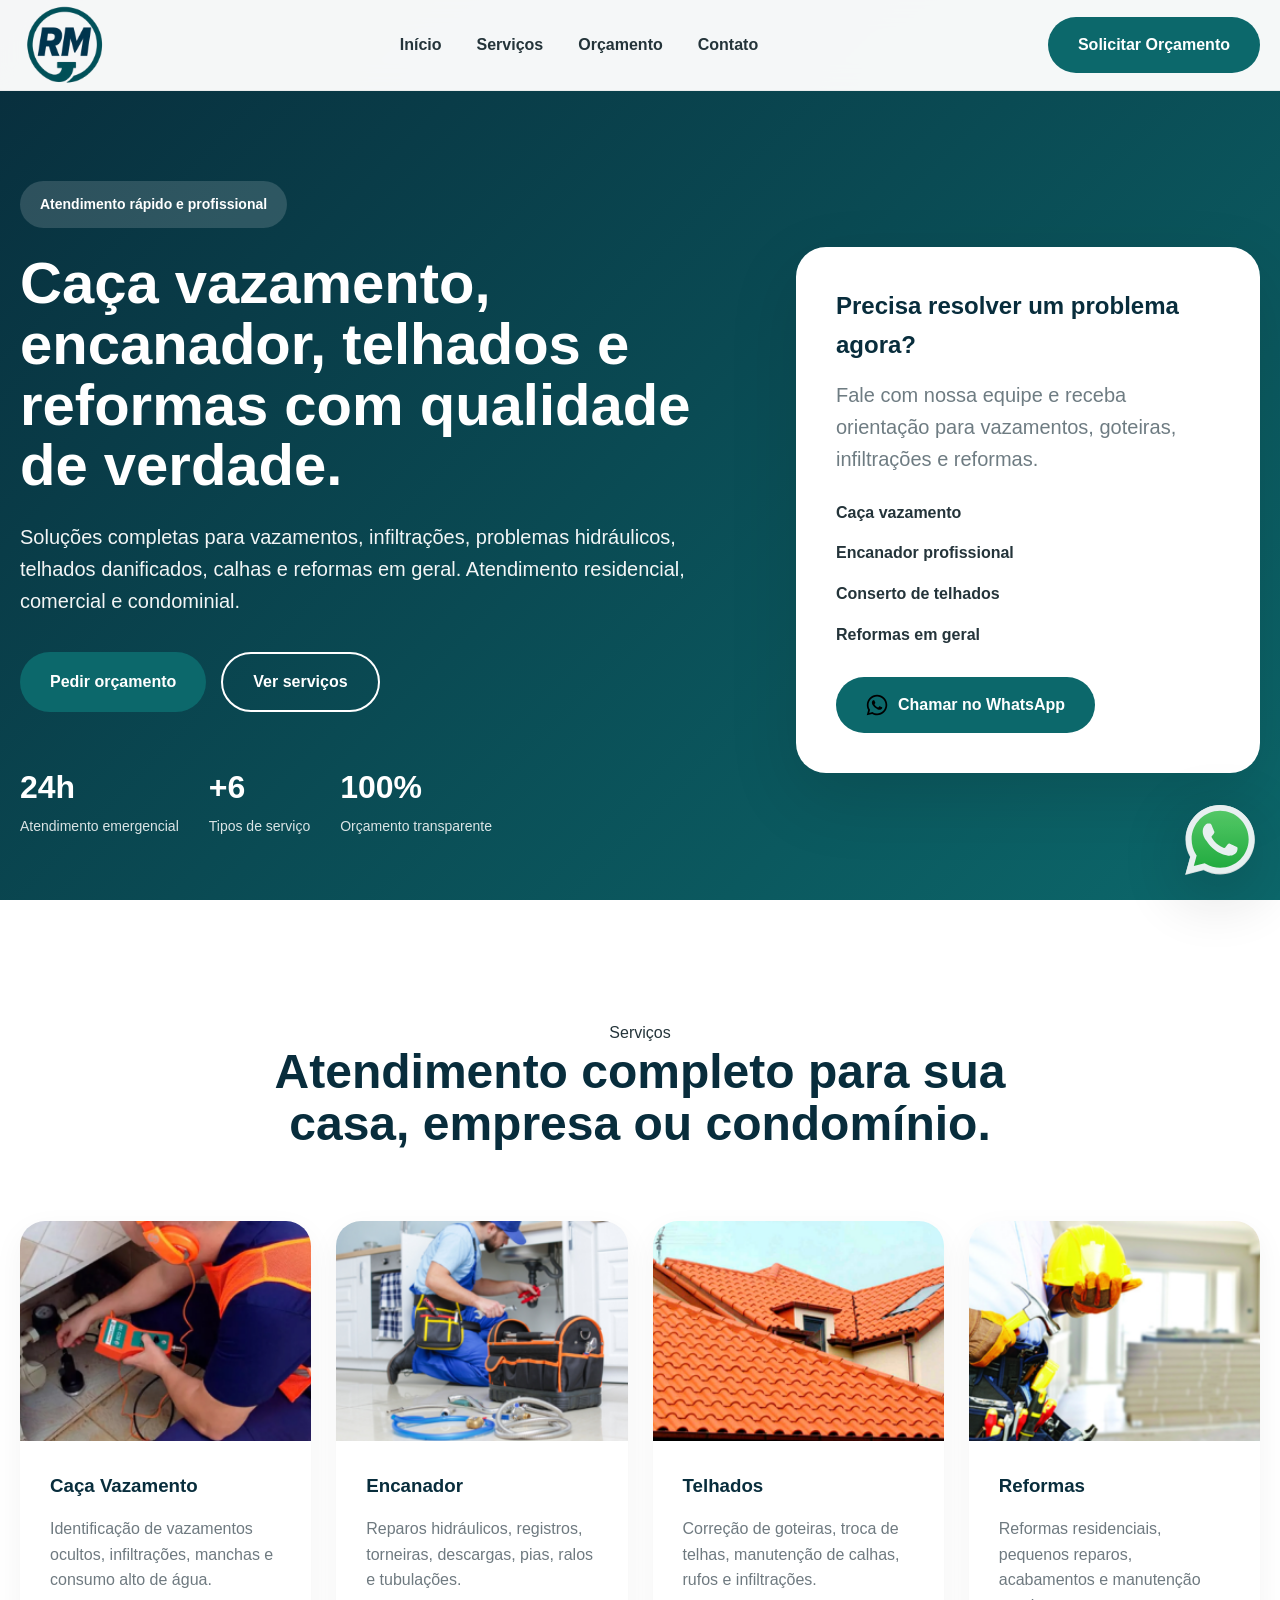
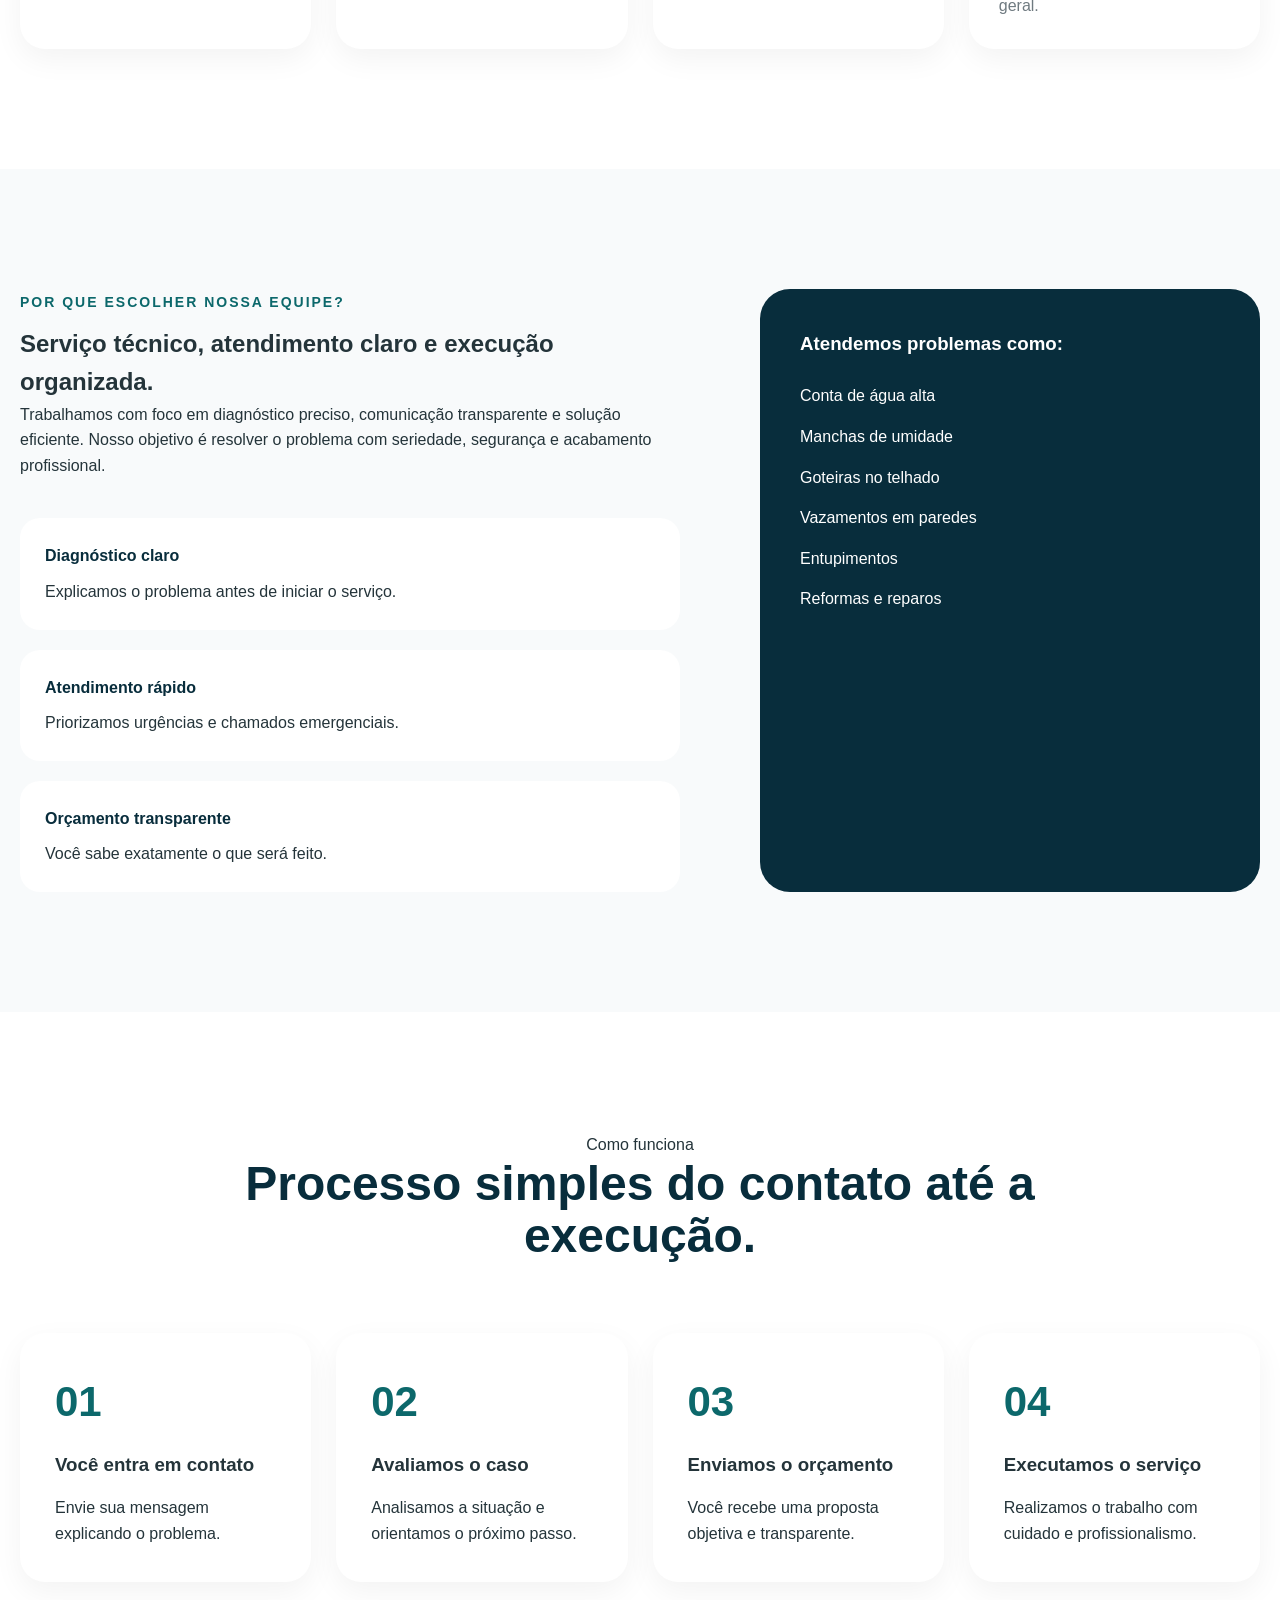
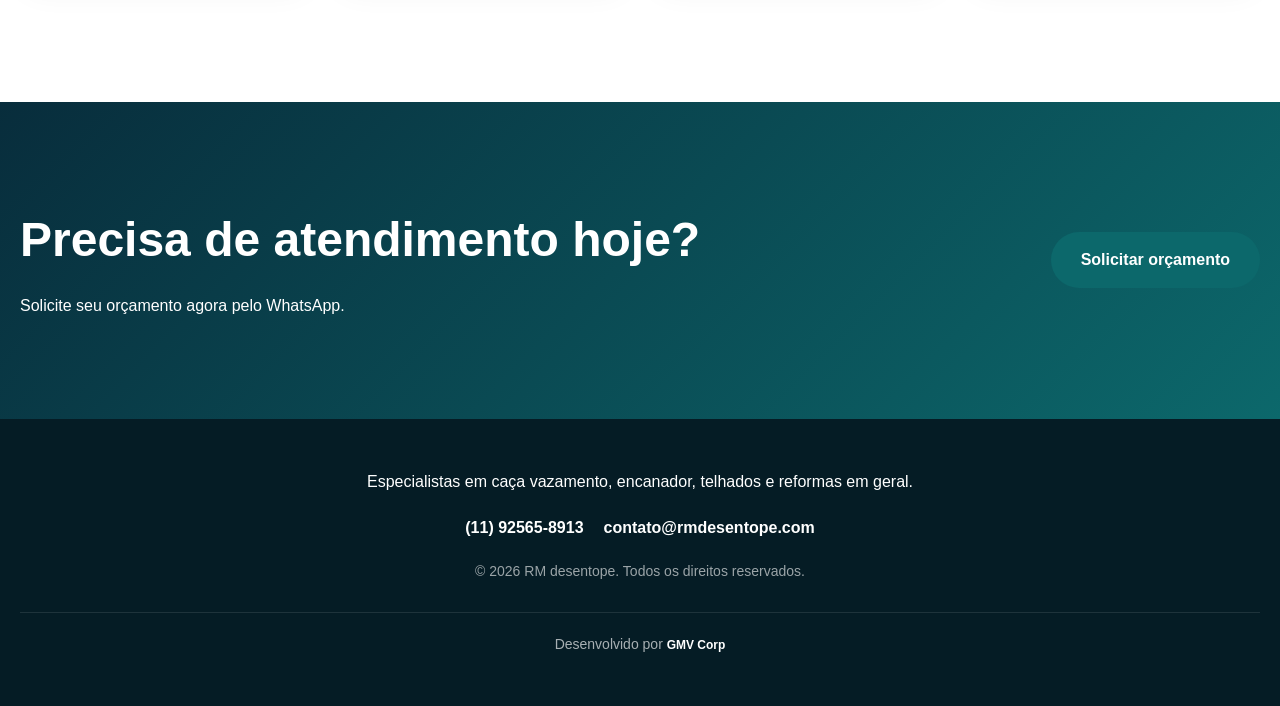
<file: index.html>
<!DOCTYPE html>
<html lang="pt-BR">
<head>
  <meta charset="UTF-8">
  <meta name="viewport" content="width=device-width, initial-scale=1.0">

  <title>Caça Vazamento, Encanador, Telhados e Reformas | Atendimento Rápido</title>
  <meta name="description" content="Serviços profissionais de caça vazamento, encanador, telhados, infiltrações e reformas em geral. Atendimento rápido e orçamento pelo WhatsApp.">
  <meta name="author" content="RM Desentope">
  <meta name="theme-color" content="#082D3C">

  <meta property="og:type" content="website">
  <meta property="og:title" content="Caça Vazamento, Encanador, Telhados e Reformas">
  <meta property="og:description" content="Atendimento profissional para caça vazamento, encanador, telhados, infiltrações e reformas em geral.">
  <meta property="og:image" content="https://www.rmdesentope.com/assets/img/hero/hero-bg.webp">
  <meta property="og:url" content="https://www.rmdesentope.com/">

  <meta name="twitter:card" content="summary_large_image">
  <meta name="twitter:title" content="Caça Vazamento, Encanador, Telhados e Reformas">
  <meta name="twitter:description" content="Atendimento rápido e orçamento pelo WhatsApp.">
  <meta name="twitter:image" content="https://www.rmdesentope.com/assets/img/hero/hero-bg.webp">

  <link rel="canonical" href="https://www.rmdesentope.com/">
  <link rel="icon" type="image/x-icon" href="/assets/img/logo/favicon.ico">
  <link rel="stylesheet" href="assets/css/reset.css">
  <link rel="stylesheet" href="assets/css/variables.css">
  <link rel="stylesheet" href="assets/css/global.css">
  <link rel="stylesheet" href="assets/css/components.css">
  <link rel="stylesheet" href="assets/css/responsive.css">
</head>

<body>

<header class="header">
  <div class="container header__content">
    <a href="index.html" class="logo">
    <img src="assets/img/logo/logo_rm.png" alt="logo rm desentope" class="logo__img">
    </a>

    <nav class="nav" id="nav">
      <a href="index.html">Início</a>
      <a href="servicos.html">Serviços</a>
      <a href="orcamento.html">Orçamento</a>
      <a href="contato.html">Contato</a>
    </nav>

    <a href="orcamento.html" class="btn btn--primary">Solicitar Orçamento</a>

    <button class="menu-toggle" id="menuToggle">☰</button>
  </div>
</header>

<main>

  <section class="hero">
    <div class="container hero__grid">
      <div class="hero__text">
        <span class="badge">Atendimento rápido e profissional</span>

        <h1>Caça vazamento, encanador, telhados e reformas com qualidade de verdade.</h1>

        <p>
          Soluções completas para vazamentos, infiltrações, problemas hidráulicos,
          telhados danificados, calhas e reformas em geral. Atendimento residencial,
          comercial e condominial.
        </p>

        <div class="hero__actions">
          <a href="orcamento.html" class="btn btn--primary">Pedir orçamento</a>
          <a href="servicos.html" class="btn btn--outline">Ver serviços</a>
        </div>

        <div class="hero__stats">
          <div>
            <strong>24h</strong>
            <span>Atendimento emergencial</span>
          </div>
          <div>
            <strong>+6</strong>
            <span>Tipos de serviço</span>
          </div>
          <div>
            <strong>100%</strong>
            <span>Orçamento transparente</span>
          </div>
        </div>
      </div>

      <div class="hero__card">
        <h2>Precisa resolver um problema agora?</h2>
        <p>
          Fale com nossa equipe e receba orientação para vazamentos,
          goteiras, infiltrações e reformas.
        </p>

        <ul>
          <li>Caça vazamento</li>
          <li>Encanador profissional</li>
          <li>Conserto de telhados</li>
          <li>Reformas em geral</li>
        </ul>

        <a href="https://wa.me/5511925658913" target="_blank" class="btn btn--secondary">
        <img src="assets/img/icons/whatsapp.svg" alt="" class="btn__icon">
        Chamar no WhatsApp
        </a>
      </div>
    </div>
  </section>

  <section class="section services-preview">
    <div class="container">
      <div class="section-title">
        <span>Serviços</span>
        <h2>Atendimento completo para sua casa, empresa ou condomínio.</h2>
      </div>

      <div class="cards">
        <article class="card card--image">
    <img src="assets/img/services/caca-vazamento.png" alt="Caça Vazamento" class="card__image">

    <div class="card__content">
        <h3>Caça Vazamento</h3>
        <p>Identificação de vazamentos ocultos, infiltrações, manchas e consumo alto de água.</p>
    </div>
        </article>

        <article class="card card--image">
    <img src="assets/img/services/encanador.png" alt="Encanador" class="card__image">

    <div class="card__content">
        <h3>Encanador</h3>
        <p>Reparos hidráulicos, registros, torneiras, descargas, pias, ralos e tubulações.</p>
    </div>
    </article>

    <article class="card card--image">
    <img src="assets/img/services/telhado.png" alt="Telhados" class="card__image">

    <div class="card__content">
        <h3>Telhados</h3>
        <p>Correção de goteiras, troca de telhas, manutenção de calhas, rufos e infiltrações.</p>
    </div>
    </article>

    <article class="card card--image">
    <img src="assets/img/services/reformas.png" alt="Reformas" class="card__image">

    <div class="card__content">
        <h3>Reformas</h3>
        <p>Reformas residenciais, pequenos reparos, acabamentos e manutenção geral.</p>
    </div>
      </article>
      </div>
    </div>
  </section>

  <section class="section about">
    <div class="container about__grid">
      <div>
        <span class="subtitle">Por que escolher nossa equipe?</span>
        <h2>Serviço técnico, atendimento claro e execução organizada.</h2>

        <p>
          Trabalhamos com foco em diagnóstico preciso, comunicação transparente
          e solução eficiente. Nosso objetivo é resolver o problema com seriedade,
          segurança e acabamento profissional.
        </p>

        <div class="features">
          <div>
            <strong>Diagnóstico claro</strong>
            <p>Explicamos o problema antes de iniciar o serviço.</p>
          </div>

          <div>
            <strong>Atendimento rápido</strong>
            <p>Priorizamos urgências e chamados emergenciais.</p>
          </div>

          <div>
            <strong>Orçamento transparente</strong>
            <p>Você sabe exatamente o que será feito.</p>
          </div>
        </div>
      </div>

      <div class="about__box">
        <h3>Atendemos problemas como:</h3>
        <ul>
          <li>Conta de água alta</li>
          <li>Manchas de umidade</li>
          <li>Goteiras no telhado</li>
          <li>Vazamentos em paredes</li>
          <li>Entupimentos</li>
          <li>Reformas e reparos</li>
        </ul>
      </div>
    </div>
  </section>

  <section class="section process">
    <div class="container">
      <div class="section-title">
        <span>Como funciona</span>
        <h2>Processo simples do contato até a execução.</h2>
      </div>

      <div class="steps">
        <div class="step">
          <span>01</span>
          <h3>Você entra em contato</h3>
          <p>Envie sua mensagem explicando o problema.</p>
        </div>

        <div class="step">
          <span>02</span>
          <h3>Avaliamos o caso</h3>
          <p>Analisamos a situação e orientamos o próximo passo.</p>
        </div>

        <div class="step">
          <span>03</span>
          <h3>Enviamos o orçamento</h3>
          <p>Você recebe uma proposta objetiva e transparente.</p>
        </div>

        <div class="step">
          <span>04</span>
          <h3>Executamos o serviço</h3>
          <p>Realizamos o trabalho com cuidado e profissionalismo.</p>
        </div>
      </div>
    </div>
  </section>

  <section class="cta">
    <div class="container cta__content">
      <div>
        <h2>Precisa de atendimento hoje?</h2>
        <p>Solicite seu orçamento agora pelo WhatsApp.</p>
      </div>

      <a href="orcamento.html" class="btn btn--secondary">Solicitar orçamento</a>
    </div>
  </section>

</main>

<footer class="footer">

    <div class="container">

        <div class="footer__content">

            <p>
                Especialistas em caça vazamento, encanador,
                telhados e reformas em geral.
            </p>

            <div class="footer__contact">

                <a href="tel:+5511925658913">
                    (11) 92565-8913
                </a>

                <a href="mailto:contato@rmdesentope.com">
                    contato@rmdesentope.com
                </a>

            </div>

            <span>
                © 2026 RM desentope. Todos os direitos reservados.
            </span>

              <div class="footer__developer">
                Desenvolvido por <strong>GMV Corp</strong>
            </div>
            
        </div>

    </div>

</footer>

<a href="https://wa.me/5511925658913"
   target="_blank"
   class="whatsapp-float"
   aria-label="WhatsApp">

    <img
        src="assets/img/icons/whatsapp-float.svg"
        alt="WhatsApp"
        class="whatsapp-icon">

</a>

<script src="assets/js/main.js"></script>
<script src="assets/js/whatsapp.js"></script>
<script type="application/ld+json">
{
  "@context": "https://schema.org",
  "@type": "HomeAndConstructionBusiness",
  "name": "HidroReforma Pro",
  "description": "Serviços de caça vazamento, encanador, telhados, infiltrações e reformas em geral.",
  "url": "https://www.seudominio.com.br",
  "telephone": "+55 11 92565-8913",
  "areaServed": {
    "@type": "AdministrativeArea",
    "name": "Sua cidade e região"
  },
  "address": {
    "@type": "PostalAddress",
    "addressLocality": "Sua cidade",
    "addressRegion": "SP",
    "addressCountry": "BR"
  },
  "priceRange": "$$",
  "openingHours": "Mo-Su 00:00-23:59",
  "sameAs": [
    "https://www.instagram.com/seuperfil"
  ],
  "makesOffer": [
    {
      "@type": "Offer",
      "itemOffered": {
        "@type": "Service",
        "name": "Caça Vazamento"
      }
    },
    {
      "@type": "Offer",
      "itemOffered": {
        "@type": "Service",
        "name": "Encanador"
      }
    },
    {
      "@type": "Offer",
      "itemOffered": {
        "@type": "Service",
        "name": "Conserto de Telhados"
      }
    },
    {
      "@type": "Offer",
      "itemOffered": {
        "@type": "Service",
        "name": "Reformas em Geral"
      }
    }
  ]
}
</script>

</body>
</html>
</file>
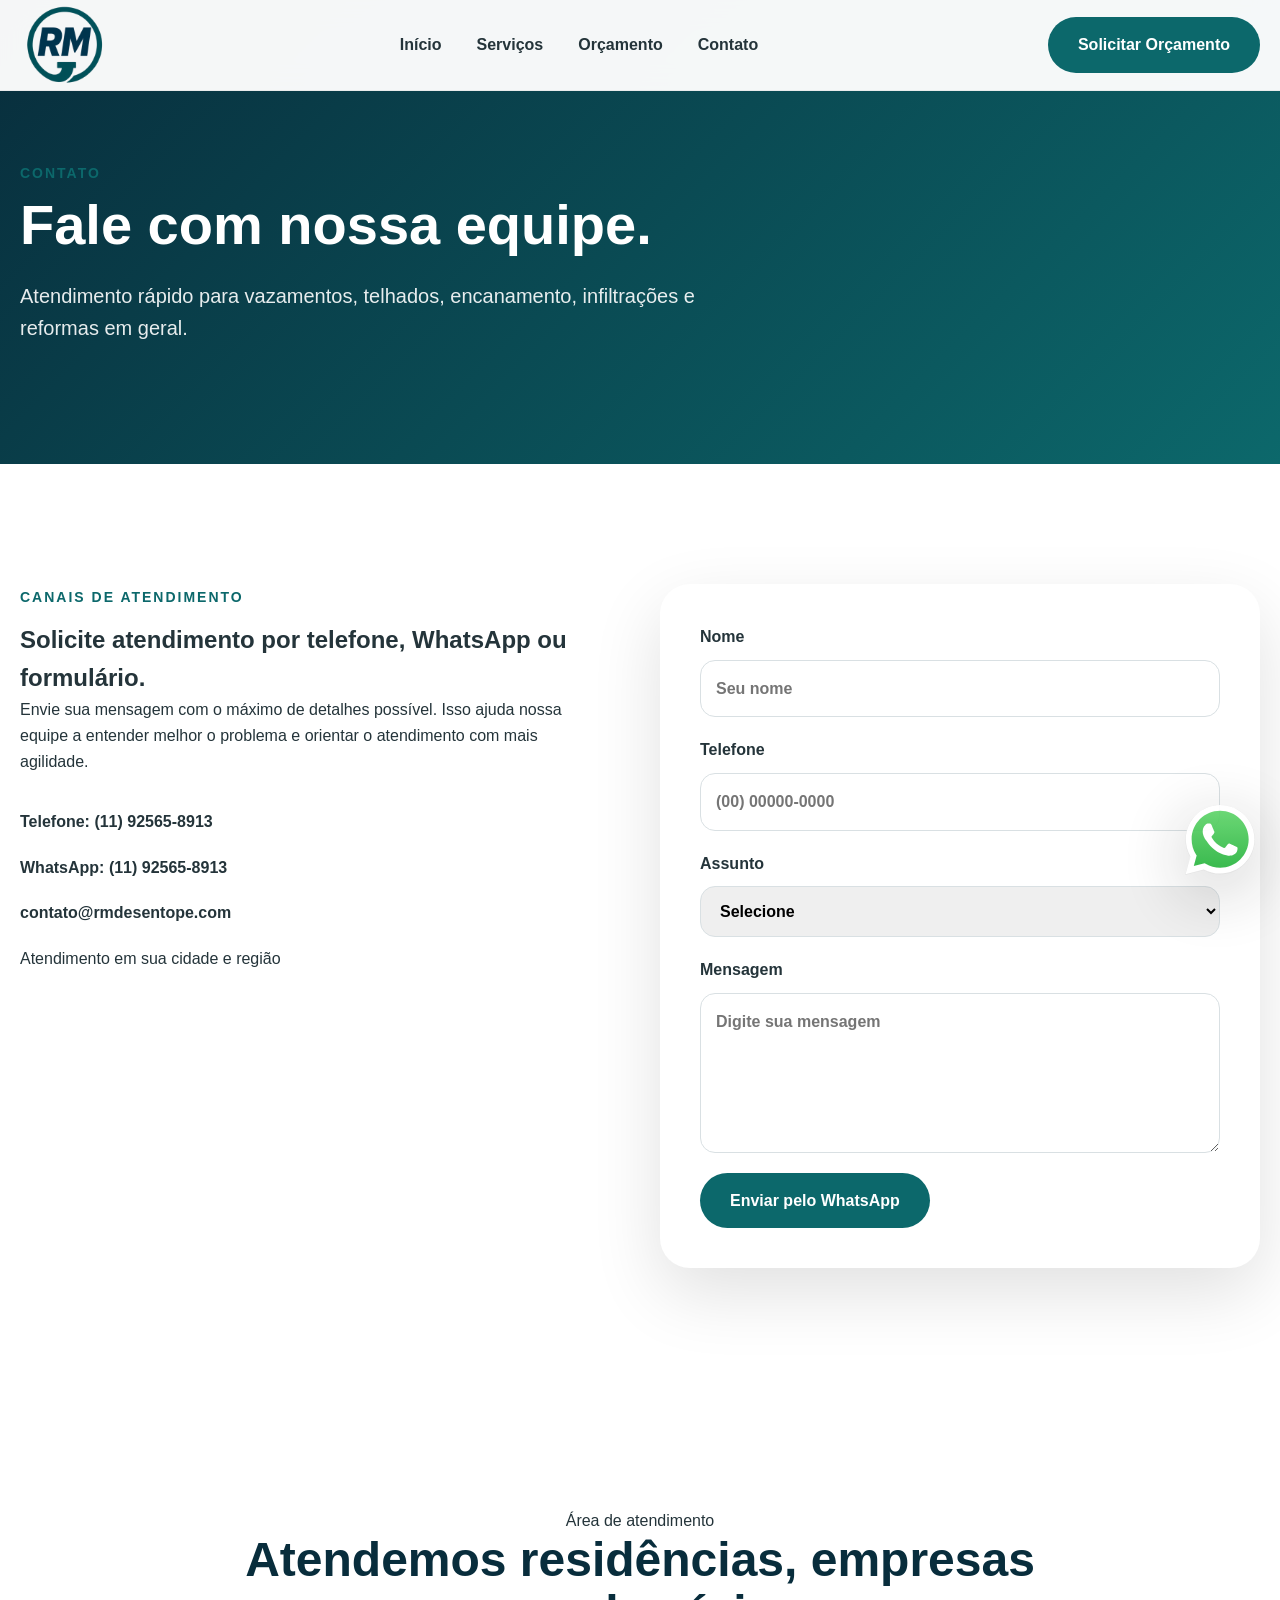
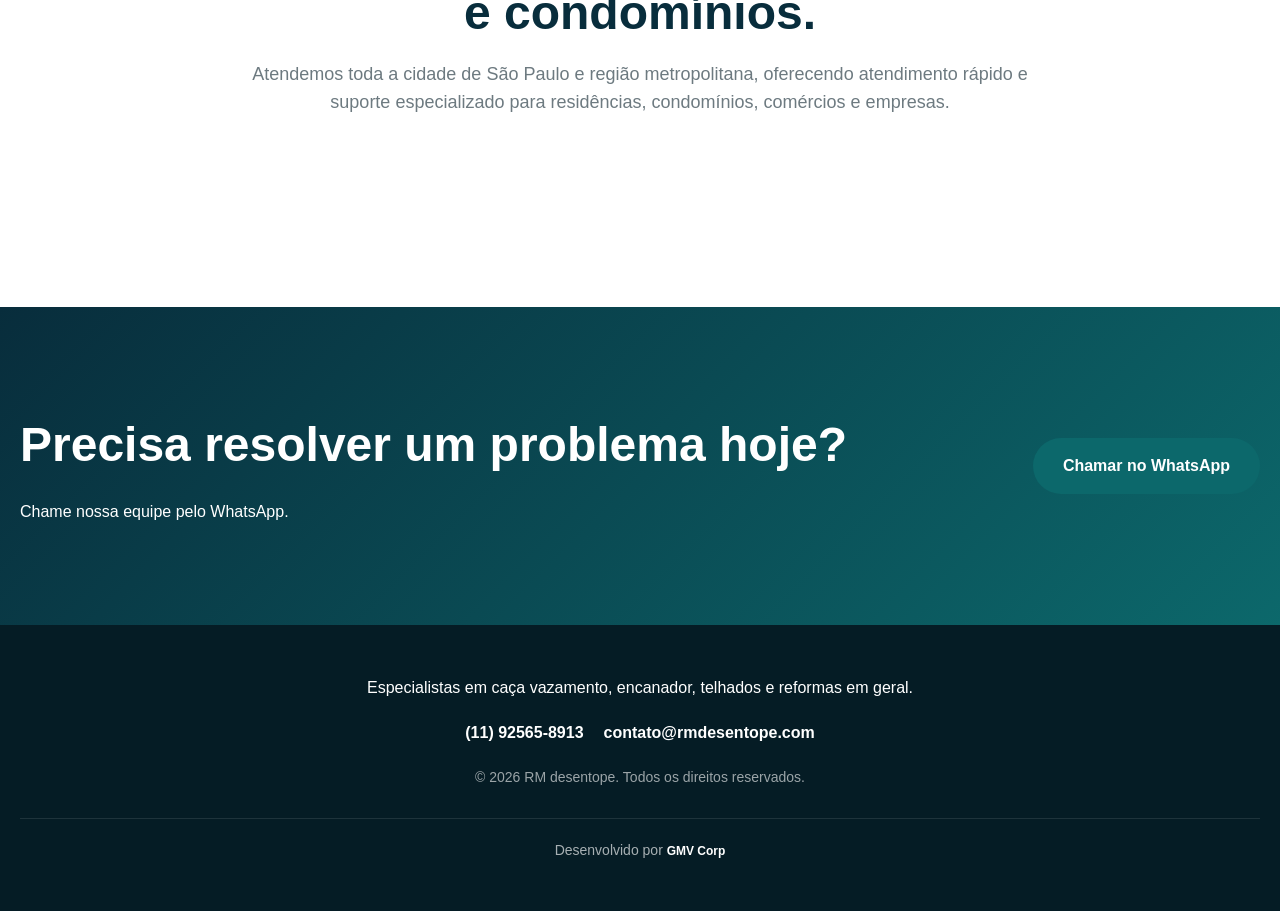
<file: contato.html>
<!DOCTYPE html>
<html lang="pt-BR">

<head>
    <meta charset="UTF-8">
    <meta name="viewport" content="width=device-width, initial-scale=1.0">
    <title>Contato | RM Desentope</title>
    

    <meta name="description"
        content="Entre em contato para serviços de caça vazamento, encanador, telhados, infiltrações e reformas em geral.">

          <link rel="icon" type="image/x-icon" href="/assets/img/logo/favicon.ico">


    <link rel="stylesheet" href="assets/css/reset.css">
    <link rel="stylesheet" href="assets/css/variables.css">
    <link rel="stylesheet" href="assets/css/global.css">
    <link rel="stylesheet" href="assets/css/components.css">
    <link rel="stylesheet" href="assets/css/responsive.css">
</head>

<body>

    <header class="header">
    <div class="container header__content">

        <a href="index.html" class="logo">
            <img src="assets/img/logo/logo_rm.png" alt="HidroReforma Pro" class="logo__img">
        </a>

        <nav class="nav" id="nav">
            <a href="index.html">Início</a>
            <a href="servicos.html">Serviços</a>
            <a href="orcamento.html">Orçamento</a>
            <a href="contato.html">Contato</a>
        </nav>

        <a href="orcamento.html" class="btn btn--primary">
            Solicitar Orçamento
        </a>

        <button class="menu-toggle" id="menuToggle" aria-label="Abrir menu">
            ☰
        </button>

    </div>
    </header>

<main>

    <section class="page-hero">
        <div class="container">
            <span class="subtitle">Contato</span>

            <h1>
                Fale com nossa equipe.
            </h1>

            <p>
                Atendimento rápido para vazamentos, telhados, encanamento,
                infiltrações e reformas em geral.
            </p>
        </div>
    </section>

    <section class="section contact-page">
        <div class="container contact__grid">

            <div>
                <span class="subtitle">Canais de atendimento</span>

                <h2>
                    Solicite atendimento por telefone, WhatsApp ou formulário.
                </h2>

                <p>
                    Envie sua mensagem com o máximo de detalhes possível.
                    Isso ajuda nossa equipe a entender melhor o problema
                    e orientar o atendimento com mais agilidade.
                </p>

                <div class="contact__info">
                    <a href="tel:+5511925658913">
                        Telefone: (11) 92565-8913
                    </a>

                    <a href="https://wa.me/5511925658913" target="_blank">
                        WhatsApp: (11) 92565-8913
                    </a>

                    <a href="mailto:contato@rmdesentope.com">
                        contato@rmdesentope.com
                    </a>

                    <span>
                        Atendimento em sua cidade e região
                    </span>
                </div>
            </div>

            <form class="form" id="contactForm">

                <label>
                    Nome
                    <input type="text" id="contactName" placeholder="Seu nome" required>
                </label>

                <label>
                    Telefone
                    <input type="tel" id="contactPhone" placeholder="(00) 00000-0000" required>
                </label>

                <label>
                    Assunto
                    <select id="contactSubject" required>
                        <option value="">Selecione</option>
                        <option value="Caça vazamento">Caça vazamento</option>
                        <option value="Encanador">Encanador</option>
                        <option value="Telhados">Telhados</option>
                        <option value="Infiltrações">Infiltrações</option>
                        <option value="Reformas">Reformas</option>
                        <option value="Outros">Outros</option>
                    </select>
                </label>

                <label>
                    Mensagem
                    <textarea id="contactMessage" rows="5"
                        placeholder="Digite sua mensagem" required></textarea>
                </label>

                <button type="submit" class="btn btn--primary">
                    Enviar pelo WhatsApp
                </button>

            </form>

        </div>
    </section>

    <section class="section">
        <div class="container">
            <div class="section-title">
                <span>Área de atendimento</span>
                <h2>Atendemos residências, empresas e condomínios.</h2>
                <p>
                    Atendemos toda a cidade de São Paulo e região metropolitana, oferecendo atendimento rápido e suporte especializado para residências, condomínios, comércios e empresas.
                </p>
            </div>
        </div>
    </section>

    <section class="cta">
        <div class="container cta__content">
            <div>
                <h2>Precisa resolver um problema hoje?</h2>
                <p>Chame nossa equipe pelo WhatsApp.</p>
            </div>

            <a href="https://wa.me/5511925658913" target="_blank" class="btn btn--secondary">
                Chamar no WhatsApp
            </a>
        </div>
    </section>

</main>

<footer class="footer">

    <div class="container">

        <div class="footer__content">

            <p>
                Especialistas em caça vazamento, encanador,
                telhados e reformas em geral.
            </p>

            <div class="footer__contact">

                <a href="tel:+5511925658913">
                    (11) 92565-8913
                </a>

                <a href="mailto:contato@rmdesentope.com">
                    contato@rmdesentope.com
                </a>

            </div>

            <span>
                © 2026 RM desentope. Todos os direitos reservados.
            </span>

              <div class="footer__developer">
                Desenvolvido por <strong>GMV Corp</strong>
            </div>
            
        </div>

    </div>

</footer>
        <a href="https://wa.me/5511925658913"
   target="_blank"
   class="whatsapp-float"
   aria-label="WhatsApp">

    <img
        src="assets/img/icons/whatsapp-float.svg"
        alt="WhatsApp"
        class="whatsapp-icon">

        </a>

<script src="assets/js/main.js"></script>
<script src="assets/js/whatsapp.js"></script>

</body>
</html>
</file>
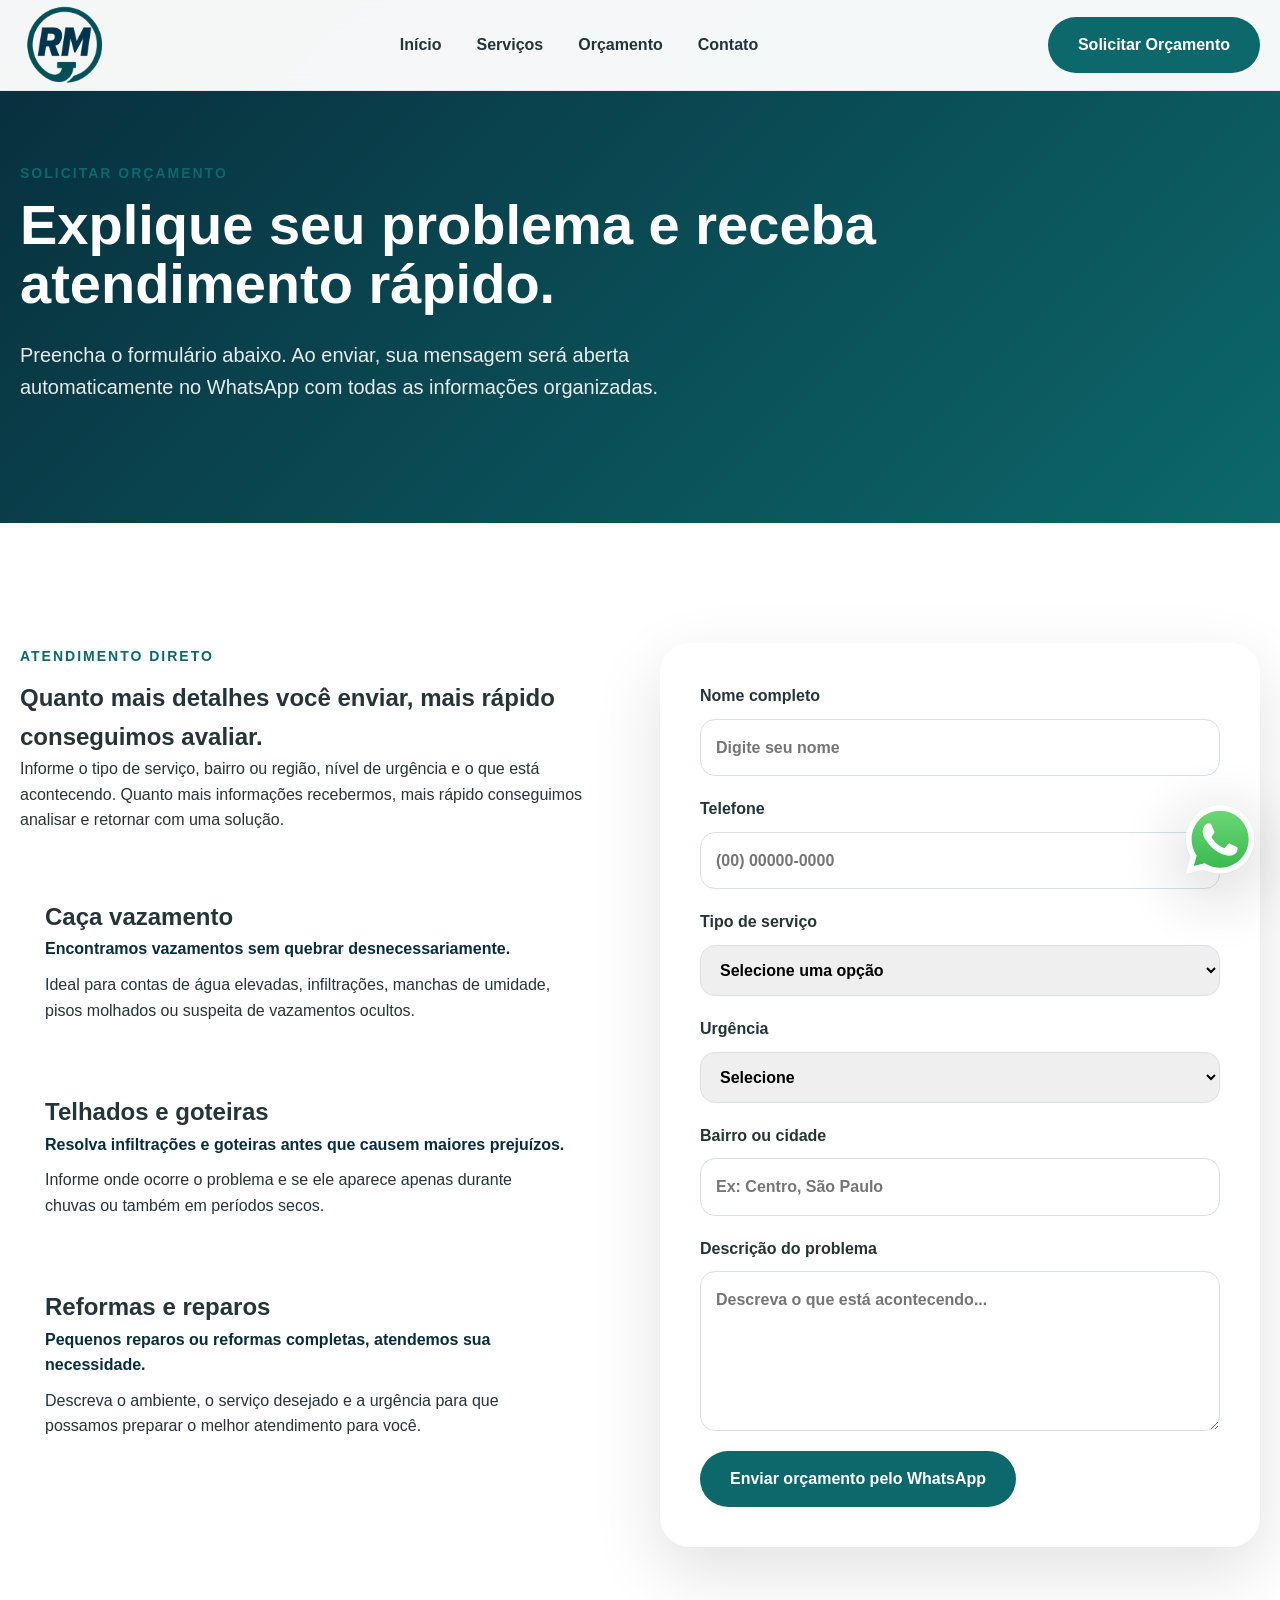
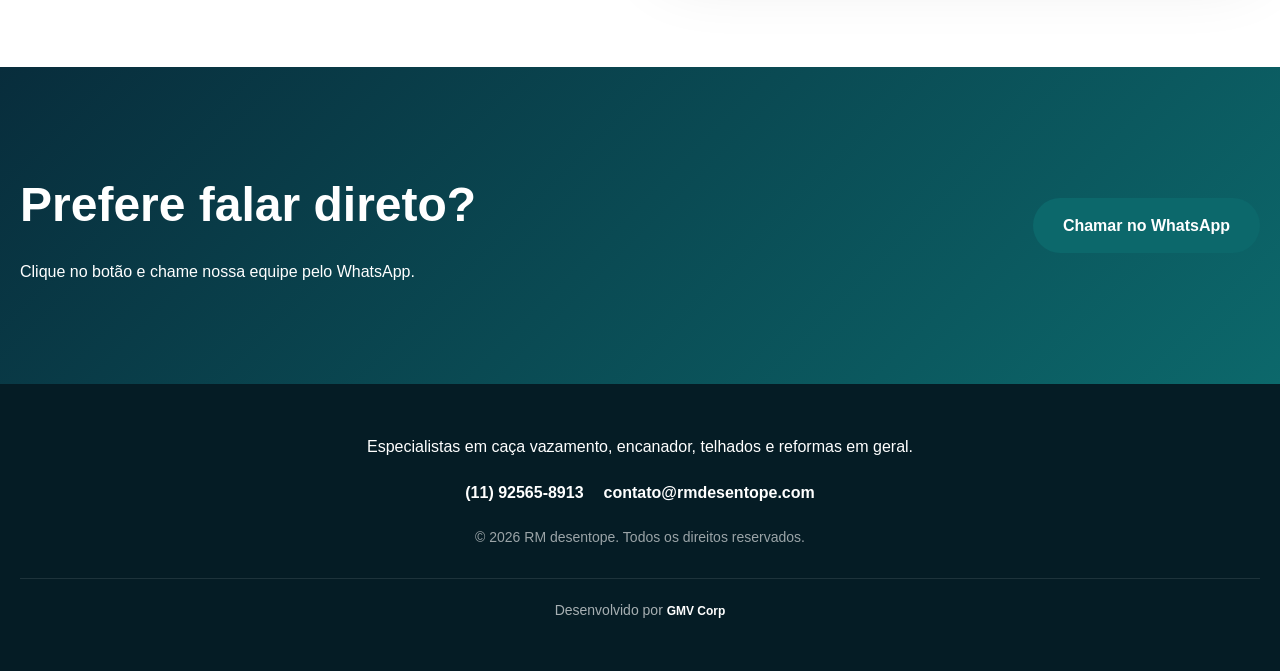
<file: orcamento.html>
<!DOCTYPE html>
<html lang="pt-BR">

<head>
    <meta charset="UTF-8">
    <meta name="viewport" content="width=device-width, initial-scale=1.0">

    <title>Solicitar Orçamento | Caça Vazamento, Encanador e Reformas</title>
    

    <meta name="description"
        content="Solicite orçamento para caça vazamento, encanador, telhados, infiltrações e reformas em geral. Atendimento rápido pelo WhatsApp.">

          <link rel="icon" type="image/x-icon" href="/assets/img/logo/favicon.ico">

    <link rel="stylesheet" href="assets/css/reset.css">
    <link rel="stylesheet" href="assets/css/variables.css">
    <link rel="stylesheet" href="assets/css/global.css">
    <link rel="stylesheet" href="assets/css/components.css">
    <link rel="stylesheet" href="assets/css/responsive.css">
</head>

<body>

<header class="header">
    <div class="container header__content">

        <a href="index.html" class="logo">
            <img src="assets/img/logo/logo_rm.png" alt="HidroReforma Pro" class="logo__img">
        </a>

        <nav class="nav" id="nav">
            <a href="index.html">Início</a>
            <a href="servicos.html">Serviços</a>
            <a href="orcamento.html">Orçamento</a>
            <a href="contato.html">Contato</a>
        </nav>

        <a href="orcamento.html" class="btn btn--primary">
            Solicitar Orçamento
        </a>

        <button class="menu-toggle" id="menuToggle" aria-label="Abrir menu">
            ☰
        </button>

    </div>
</header>

    <main>

        <section class="page-hero">
            <div class="container">
                <span class="subtitle">Solicitar orçamento</span>

                <h1>
                    Explique seu problema e receba atendimento rápido.
                </h1>

                <p>
                    Preencha o formulário abaixo. Ao enviar, sua mensagem será aberta
                    automaticamente no WhatsApp com todas as informações organizadas.
                </p>
            </div>
        </section>

        <section class="section orçamento-page">
            <div class="container contact__grid">

                <div>
                    <span class="subtitle">Atendimento direto</span>

                    <h2>
                        Quanto mais detalhes você enviar, mais rápido conseguimos avaliar.
                    </h2>

                    <p>
                       Informe o tipo de serviço, bairro ou região, nível de urgência e o que está acontecendo. Quanto mais informações recebermos, mais rápido conseguimos analisar e retornar com uma solução.
                    </p>

                    <div class="features">
                        <div>
                            <h2>Caça vazamento</h2>
                            <strong>Encontramos vazamentos sem quebrar desnecessariamente.</strong>
                            <p>Ideal para contas de água elevadas, infiltrações, manchas de umidade, pisos molhados ou suspeita de vazamentos ocultos.</p>
                        </div>

                        <div>
                            <h2>Telhados e goteiras</h2>
                            <strong>Resolva infiltrações e goteiras antes que causem maiores prejuízos.</strong>
                            <p>Informe onde ocorre o problema e se ele aparece apenas durante chuvas ou também em períodos secos.</p>
                        </div>

                        <div>
                            <h2>Reformas e reparos</h2>
                            <strong>Pequenos reparos ou reformas completas, atendemos sua necessidade.</strong>
                            <p>Descreva o ambiente, o serviço desejado e a urgência para que possamos preparar o melhor atendimento para você.</p>
                        </div>
                    </div>
                </div>

                <form class="form" id="budgetForm">

                    <label>
                        Nome completo
                        <input type="text" id="budgetName" placeholder="Digite seu nome" required>
                    </label>

                    <label>
                        Telefone
                        <input type="tel" id="budgetPhone" placeholder="(00) 00000-0000" required>
                    </label>

                    <label>
                        Tipo de serviço
                        <select id="budgetService" required>
                            <option value="">Selecione uma opção</option>
                            <option value="Caça vazamento">Caça vazamento</option>
                            <option value="Encanador">Encanador</option>
                            <option value="Telhados">Telhados</option>
                            <option value="Infiltrações">Infiltrações</option>
                            <option value="Calhas">Calhas</option>
                            <option value="Reformas em geral">Reformas em geral</option>
                            <option value="Outro serviço">Outro serviço</option>
                        </select>
                    </label>

                    <label>
                        Urgência
                        <select id="budgetUrgency" required>
                            <option value="">Selecione</option>
                            <option value="Emergencial">Emergencial</option>
                            <option value="Hoje">Hoje</option>
                            <option value="Esta semana">Esta semana</option>
                            <option value="Sem urgência">Sem urgência</option>
                        </select>
                    </label>

                    <label>
                        Bairro ou cidade
                        <input type="text" id="budgetLocation" placeholder="Ex: Centro, São Paulo" required>
                    </label>

                    <label>
                        Descrição do problema
                        <textarea id="budgetMessage" rows="5"
                            placeholder="Descreva o que está acontecendo..." required></textarea>
                    </label>

                    <button type="submit" class="btn btn--primary">
                        Enviar orçamento pelo WhatsApp
                    </button>

                </form>

            </div>
        </section>

        <section class="cta">
            <div class="container cta__content">

                <div>
                    <h2>
                        Prefere falar direto?
                    </h2>

                    <p>
                        Clique no botão e chame nossa equipe pelo WhatsApp.
                    </p>
                </div>

                <a href="https://wa.me/5511925658913" target="_blank" class="btn btn--secondary">
                    Chamar no WhatsApp
                </a>

            </div>
        </section>

    </main>

<footer class="footer">

    <div class="container">

        <div class="footer__content">

            <p>
                Especialistas em caça vazamento, encanador,
                telhados e reformas em geral.
            </p>

            <div class="footer__contact">

                <a href="tel:+5511925658913">
                    (11) 92565-8913
                </a>

                <a href="mailto:contato@rmdesentope.com">
                    contato@rmdesentope.com
                </a>

            </div>

            <span>
                © 2026 RM desentope. Todos os direitos reservados.
            </span>

              <div class="footer__developer">
                Desenvolvido por <strong>GMV Corp</strong>
            </div>
            
        </div>

    </div>

</footer>

        <a href="https://wa.me/5511925658913"
   target="_blank"
   class="whatsapp-float"
   aria-label="WhatsApp">

    <img
        src="assets/img/icons/whatsapp-float.svg"
        alt="WhatsApp"
        class="whatsapp-icon">

        </a>

    <script src="assets/js/main.js"></script>
    <script src="assets/js/whatsapp.js"></script>

</body>

</html>
</file>
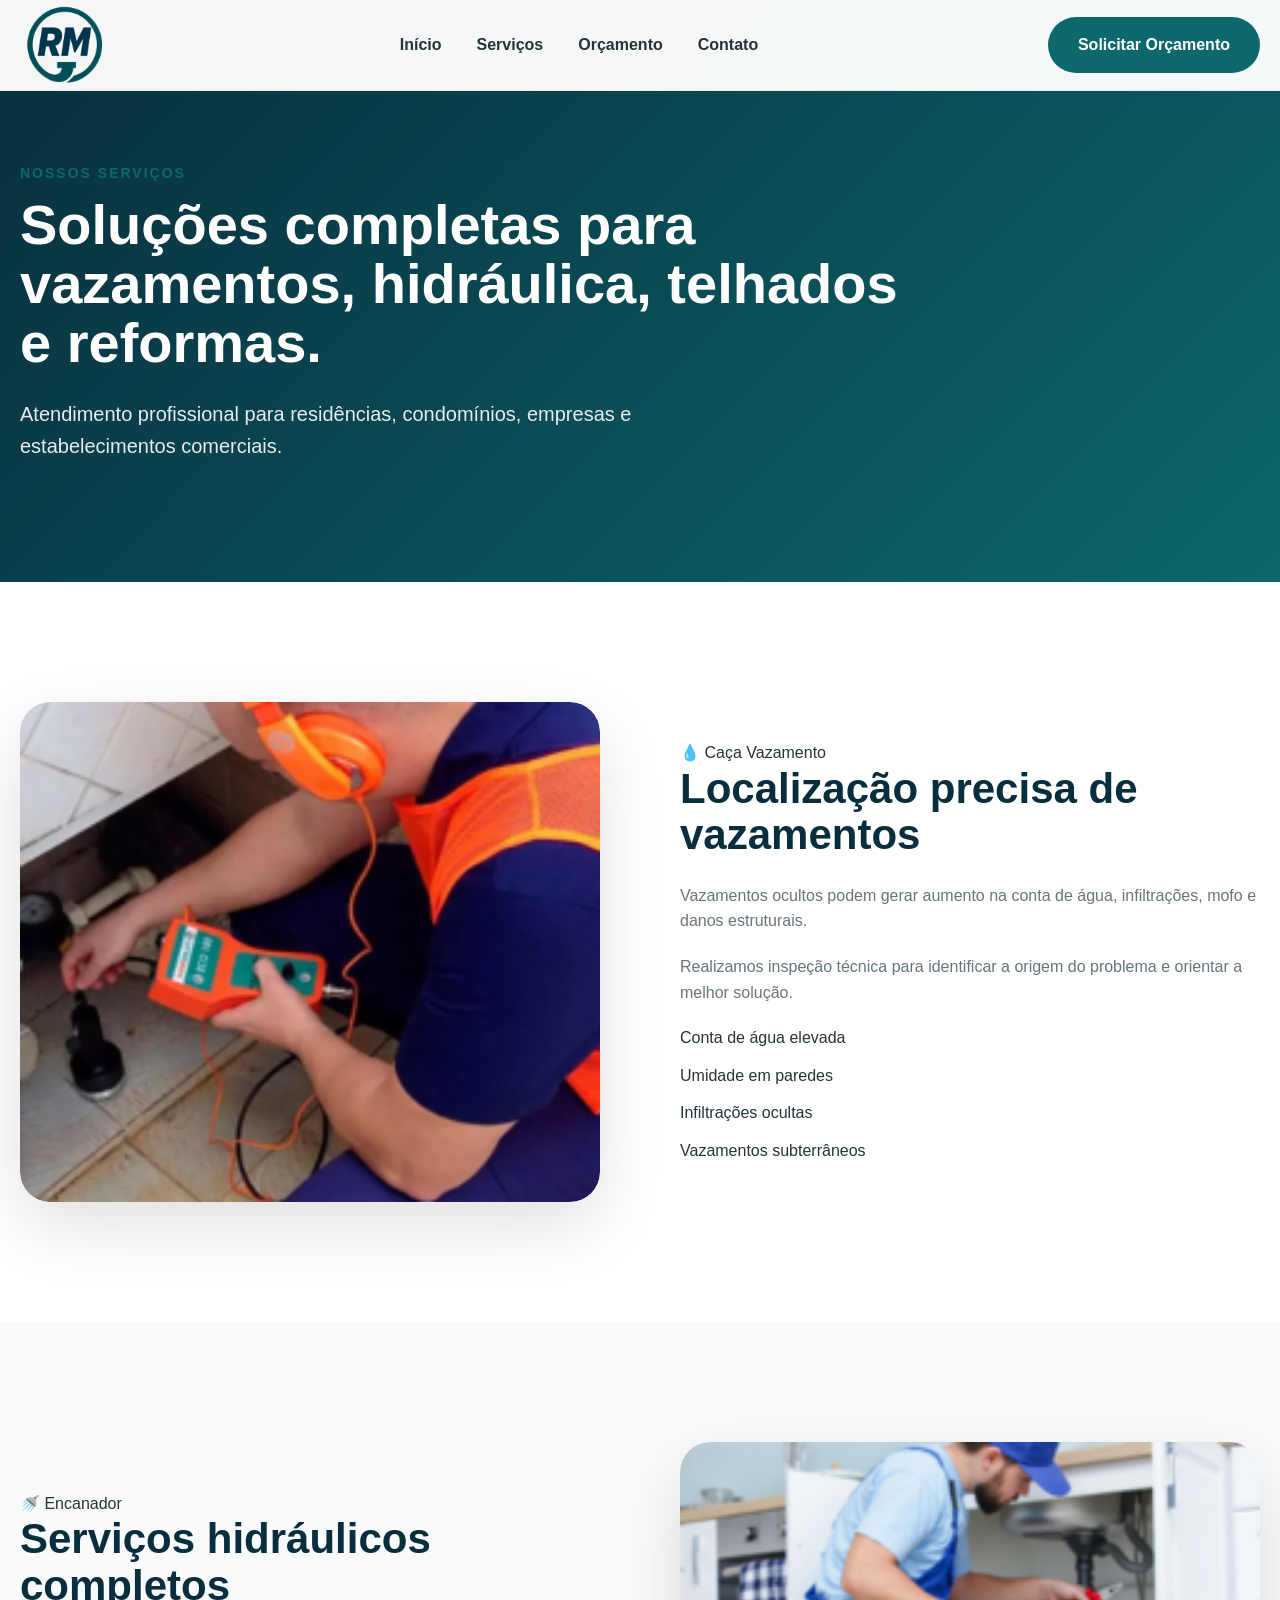
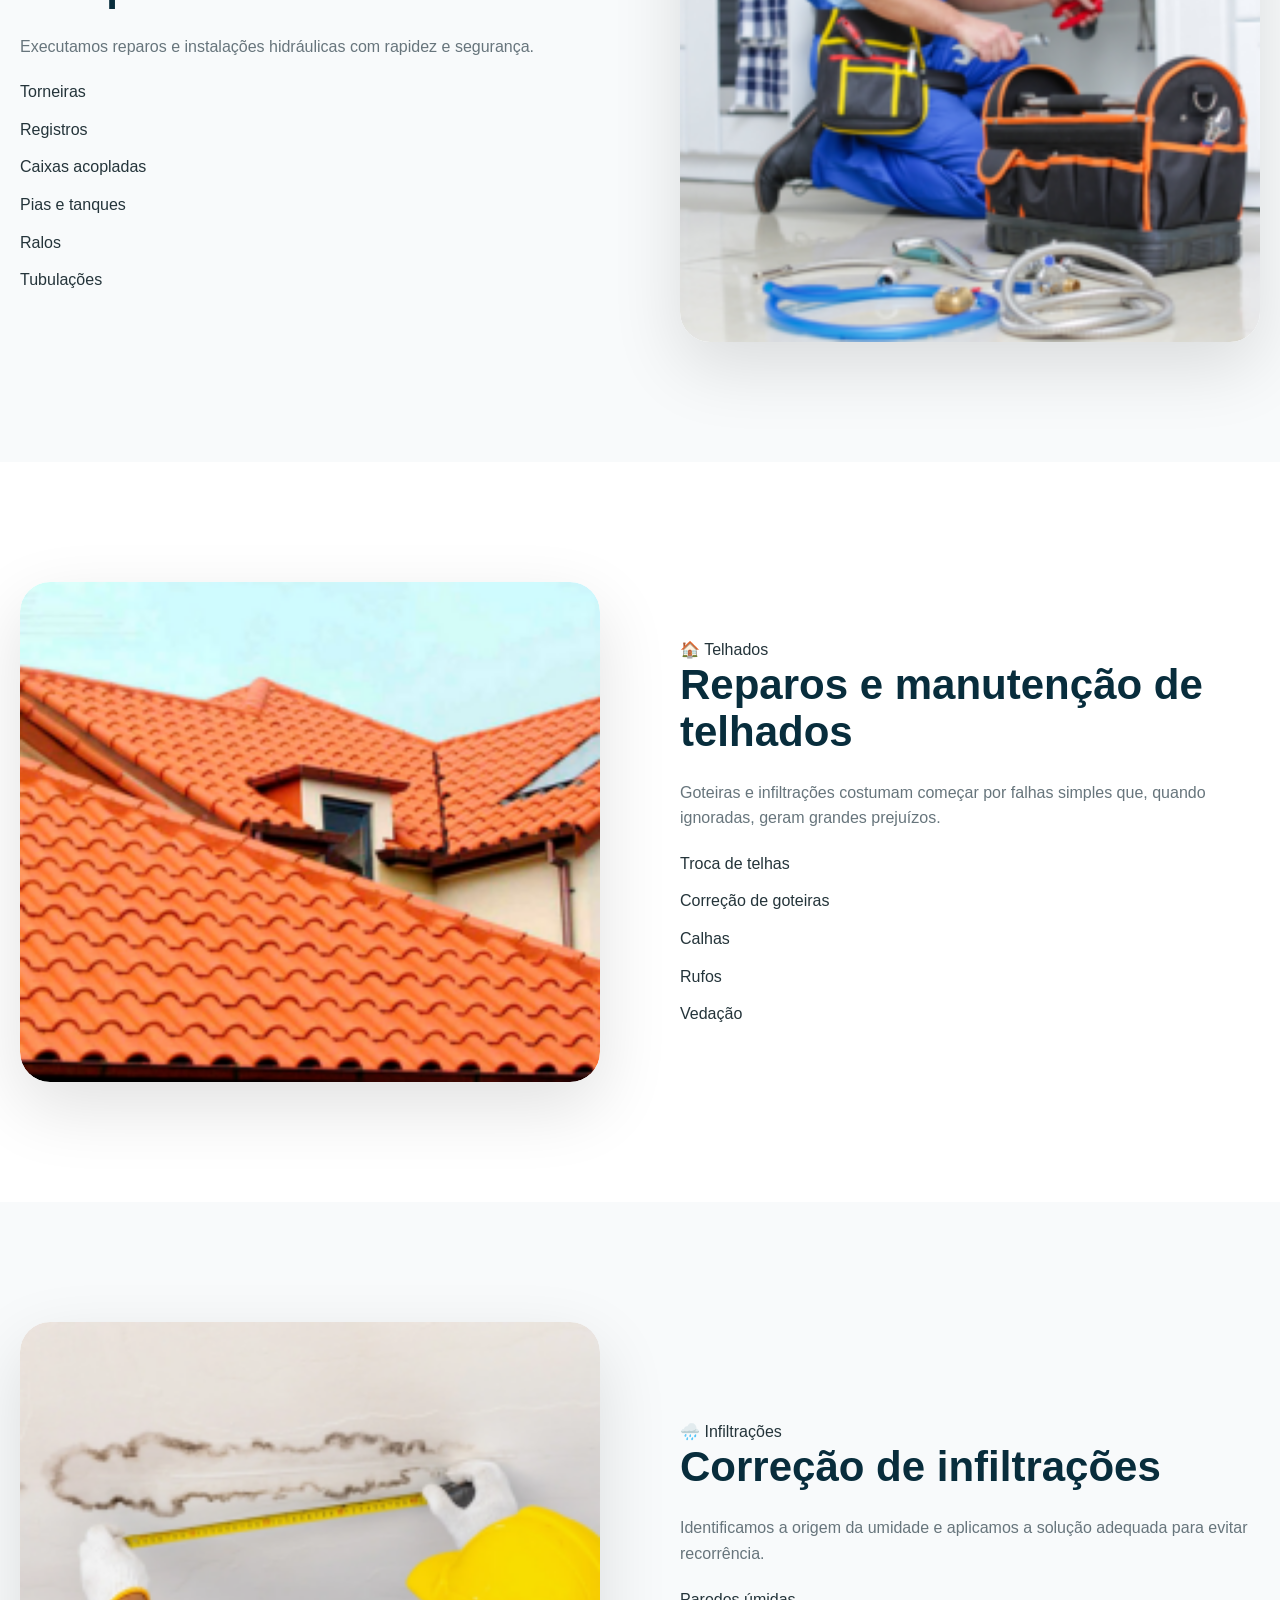
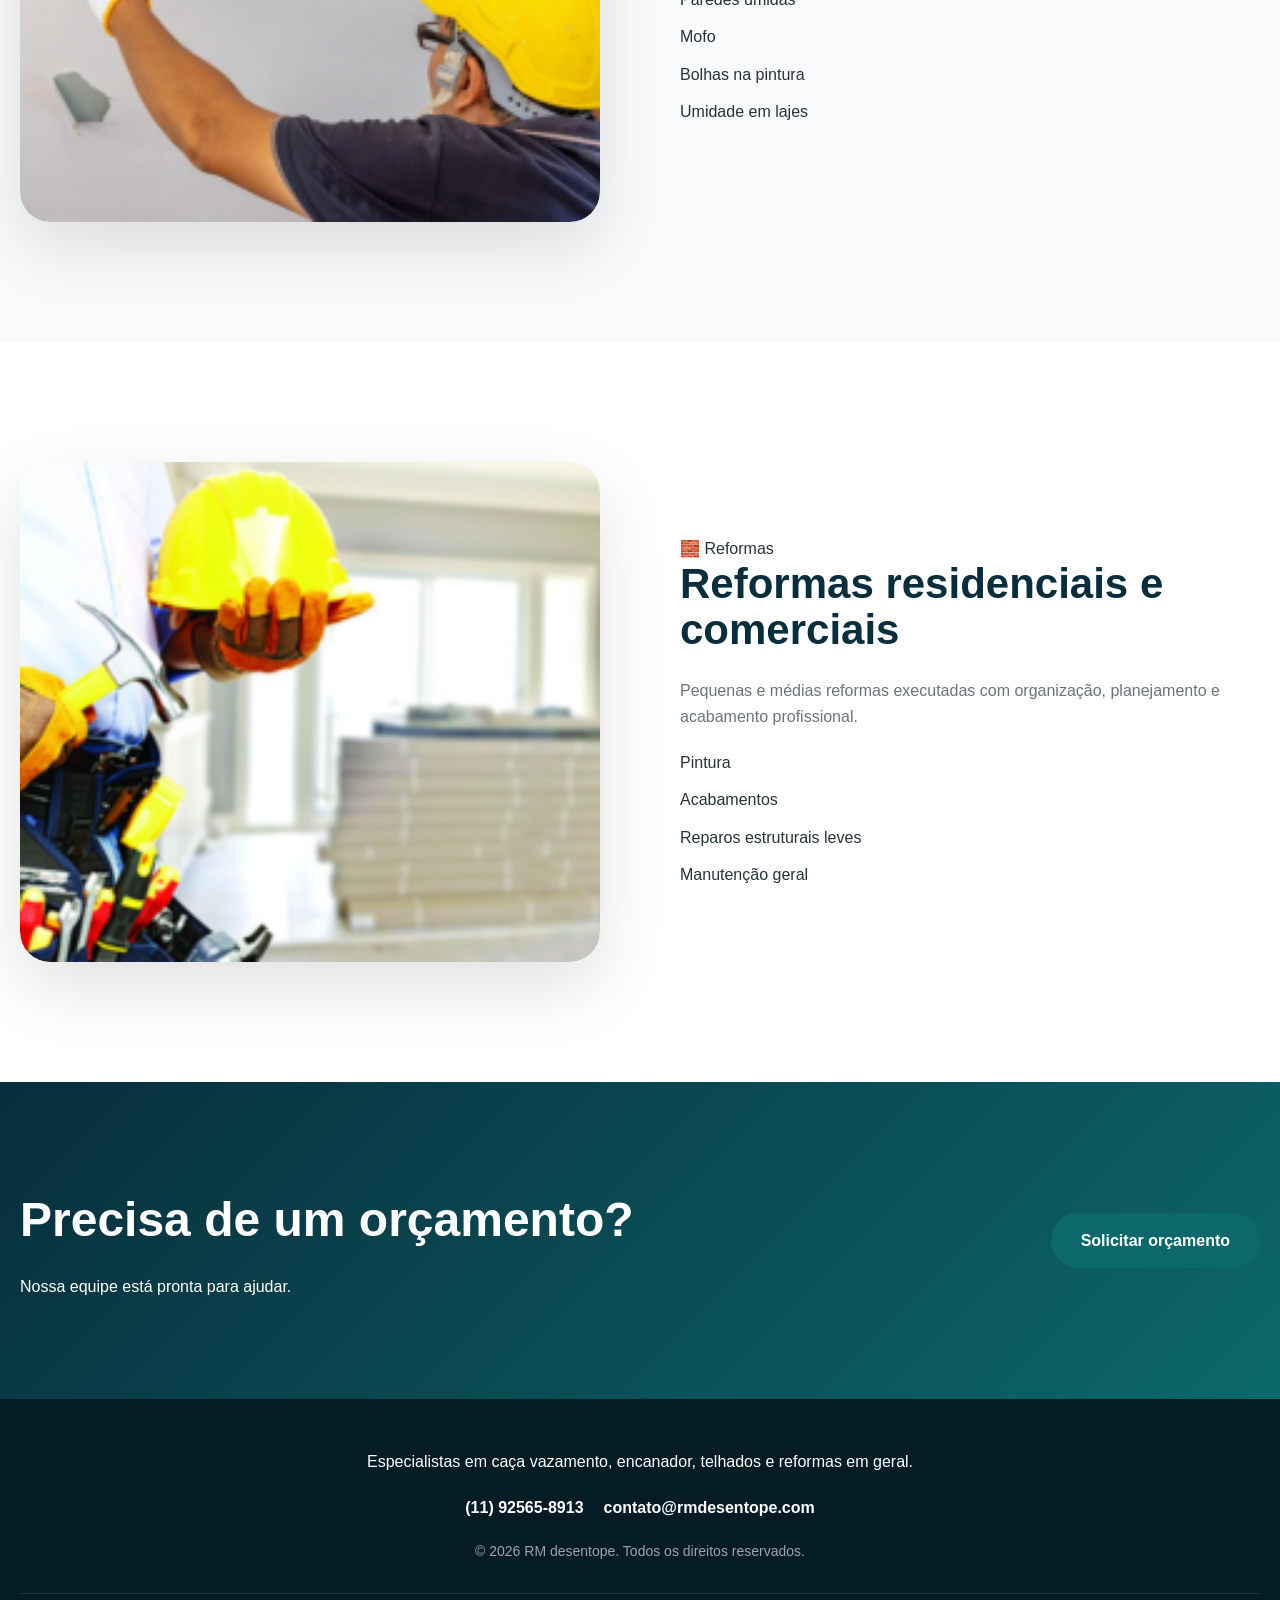
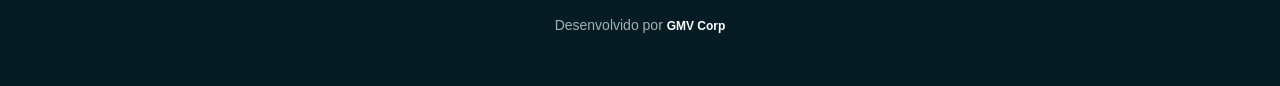
<file: servicos.html>
<!DOCTYPE html>
<html lang="pt-BR">

<head>
    <meta charset="UTF-8">
    <meta name="viewport" content="width=device-width, initial-scale=1.0">

    <title>Serviços | Caça Vazamento, Encanador, Telhados e Reformas</title>

    <meta name="description"
        content="Conheça nossos serviços de caça vazamento, encanador, telhados, infiltrações, calhas e reformas residenciais e comerciais.">

          <link rel="icon" type="image/x-icon" href="/assets/img/logo/favicon.ico">

    <link rel="stylesheet" href="assets/css/reset.css">
    <link rel="stylesheet" href="assets/css/variables.css">
    <link rel="stylesheet" href="assets/css/global.css">
    <link rel="stylesheet" href="assets/css/components.css">
    <link rel="stylesheet" href="assets/css/responsive.css">

              <!-- Google tag (gtag.js) -->
        <script async src="https://www.googletagmanager.com/gtag/js?id=AW-18207794234"></script>
        <script>
        window.dataLayer = window.dataLayer || [];
        function gtag(){dataLayer.push(arguments);}
        gtag('js', new Date());

        gtag('config', 'AW-18207794234');
        </script>
</head>

<body>

    <header class="header">
    <div class="container header__content">

        <a href="index.html" class="logo">
            <img src="assets/img/logo/logo_rm.png" alt="HidroReforma Pro" class="logo__img">
        </a>

        <nav class="nav" id="nav">
            <a href="index.html">Início</a>
            <a href="servicos.html">Serviços</a>
            <a href="orcamento.html">Orçamento</a>
            <a href="contato.html">Contato</a>
        </nav>

        <a href="orcamento.html" class="btn btn--primary">
            Solicitar Orçamento
        </a>

        <button class="menu-toggle" id="menuToggle" aria-label="Abrir menu">
            ☰
        </button>

    </div>
    </header>

    <main>

        <section class="page-hero">
            <div class="container">

                <span class="subtitle">Nossos Serviços</span>

                <h1>
                    Soluções completas para vazamentos,
                    hidráulica, telhados e reformas.
                </h1>

                <p>
                    Atendimento profissional para residências,
                    condomínios, empresas e estabelecimentos comerciais.
                </p>

            </div>
        </section>

        <!-- CAÇA VAZAMENTO -->

        <section class="service-section">
            <div class="container service-grid">

                <div>
                    <img src="assets/img/services/caca-vazamento.png"
                        alt="Caça Vazamento">
                </div>

                <div>

                    <span class="service-tag">
                        💧 Caça Vazamento
                    </span>

                    <h2>
                        Localização precisa de vazamentos
                    </h2>

                    <p>
                        Vazamentos ocultos podem gerar aumento
                        na conta de água, infiltrações,
                        mofo e danos estruturais.
                    </p>

                    <p>
                        Realizamos inspeção técnica para
                        identificar a origem do problema
                        e orientar a melhor solução.
                    </p>

                    <ul>
                        <li>Conta de água elevada</li>
                        <li>Umidade em paredes</li>
                        <li>Infiltrações ocultas</li>
                        <li>Vazamentos subterrâneos</li>
                    </ul>

                </div>

            </div>
        </section>

        <!-- ENCANADOR -->

        <section class="service-section service-section--gray">

            <div class="container service-grid">

                <div>

                    <span class="service-tag">
                        🚿 Encanador
                    </span>

                    <h2>
                        Serviços hidráulicos completos
                    </h2>

                    <p>
                        Executamos reparos e instalações
                        hidráulicas com rapidez e segurança.
                    </p>

                    <ul>
                        <li>Torneiras</li>
                        <li>Registros</li>
                        <li>Caixas acopladas</li>
                        <li>Pias e tanques</li>
                        <li>Ralos</li>
                        <li>Tubulações</li>
                    </ul>

                </div>

                <div>
                    <img src="assets/img/services/encanador.png"
                        alt="Encanador">
                </div>

            </div>

        </section>

        <!-- TELHADOS -->

        <section class="service-section">

            <div class="container service-grid">

                <div>
                    <img src="assets/img/services/telhado.png"
                        alt="Conserto de Telhados">
                </div>

                <div>

                    <span class="service-tag">
                        🏠 Telhados
                    </span>

                    <h2>
                        Reparos e manutenção de telhados
                    </h2>

                    <p>
                        Goteiras e infiltrações costumam
                        começar por falhas simples que,
                        quando ignoradas, geram grandes prejuízos.
                    </p>

                    <ul>
                        <li>Troca de telhas</li>
                        <li>Correção de goteiras</li>
                        <li>Calhas</li>
                        <li>Rufos</li>
                        <li>Vedação</li>
                    </ul>

                </div>

            </div>

        </section>

        <!-- INFILTRAÇÕES -->

        <section class="service-section service-section--gray">

            <div class="container service-grid">

                 <div>
                    <img src="assets/img/services/infiltracao.png"
                        alt="Infiltrações">
                </div>

                <div>

                    <span class="service-tag">
                        🌧️ Infiltrações
                    </span>

                    <h2>
                        Correção de infiltrações
                    </h2>

                    <p>
                        Identificamos a origem da umidade
                        e aplicamos a solução adequada
                        para evitar recorrência.
                    </p>

                    <ul>
                        <li>Paredes úmidas</li>
                        <li>Mofo</li>
                        <li>Bolhas na pintura</li>
                        <li>Umidade em lajes</li>
                    </ul>

                </div>

            </div>

        </section>

        <!-- REFORMAS -->

        <section class="service-section">

            <div class="container service-grid">

                <div>
                    <img src="assets/img/services/reformas.png"
                        alt="Reformas">
                </div>

                <div>

                    <span class="service-tag">
                        🧱 Reformas
                    </span>

                    <h2>
                        Reformas residenciais e comerciais
                    </h2>

                    <p>
                        Pequenas e médias reformas
                        executadas com organização,
                        planejamento e acabamento profissional.
                    </p>

                    <ul>
                        <li>Pintura</li>
                        <li>Acabamentos</li>
                        <li>Reparos estruturais leves</li>
                        <li>Manutenção geral</li>
                    </ul>

                </div>

            </div>

        </section>

        <section class="cta">

            <div class="container cta__content">

                <div>

                    <h2>
                        Precisa de um orçamento?
                    </h2>

                    <p>
                        Nossa equipe está pronta para ajudar.
                    </p>

                </div>

                <a href="orcamento.html" class="btn btn--secondary">
                    Solicitar orçamento
                </a>

            </div>

        </section>

    </main>

<footer class="footer">

    <div class="container">

        <div class="footer__content">

            <p>
                Especialistas em caça vazamento, encanador,
                telhados e reformas em geral.
            </p>

            <div class="footer__contact">

                <a href="tel:+5511925658913">
                    (11) 92565-8913
                </a>

                <a href="mailto:contato@rmdesentope.com">
                    contato@rmdesentope.com
                </a>

            </div>

            <span>
                © 2026 RM desentope. Todos os direitos reservados.
            </span>

              <div class="footer__developer">
                Desenvolvido por <strong>GMV Corp</strong>
            </div>
            
        </div>

    </div>

</footer>

    <script src="assets/js/main.js"></script>
    <script src="assets/js/whatsapp.js"></script>

</body>

</html>
</file>
<file: assets/css/variables.css>
:root {

    /* CORES PRINCIPAIS */

    --primary: #082D3C;
    --primary-light: #0C686B;

    --secondary: #11A7A9;

    --dark: #051C25;
    --dark-soft: #103E4A;

    --white: #FFFFFF;

    --gray-50: #F8FAFB;
    --gray-100: #F3F5F6;
    --gray-200: #E4EAED;
    --gray-300: #D2DBDF;
    --gray-400: #A8B5BB;

    --text: #24343A;

    /* SOMBRAS */

    --shadow-sm:
        0 10px 30px rgba(0,0,0,.05);

    --shadow-md:
        0 15px 40px rgba(0,0,0,.08);

    --shadow-lg:
        0 25px 70px rgba(0,0,0,.12);

    /* BORDAS */

    --radius-sm: 10px;
    --radius-md: 18px;
    --radius-lg: 28px;
    --radius-xl: 40px;

    /* CONTAINER */

    --container: 1280px;

    /* TRANSIÇÕES */

    --transition: .3s ease;
}
</file>
<file: assets/css/global.css>
body {

    font-family:
        "Inter",
        "Segoe UI",
        sans-serif;

    background: #ffffff;

    color: var(--text);

    line-height: 1.6;

    overflow-x: hidden;
}

body {

    font-family:
        "Inter",
        "Segoe UI",
        sans-serif;

    background: #ffffff;

    color: var(--text);

    line-height: 1.6;

    overflow-x: hidden;
}

body.menu-open {

    overflow: hidden;
}

.container {

    width: min(
        var(--container),
        calc(100% - 40px)
    );

    margin: 0 auto;
}

.section {

    padding: 120px 0;
}

.subtitle {

    display: inline-block;

    color: var(--primary-light);

    font-size: 14px;

    font-weight: 700;

    text-transform: uppercase;

    letter-spacing: 2px;

    margin-bottom: 12px;
}

.section-title {

    text-align: center;

    max-width: 800px;

    margin: 0 auto 70px;
}

.section-title h2 {

    font-size: 48px;

    line-height: 1.1;

    color: var(--primary);

    margin-bottom: 20px;
}

.section-title p {

    color: #6d7a80;

    font-size: 18px;
}

.page-hero {

    background:
        linear-gradient(
            135deg,
            var(--primary),
            var(--primary-light)
        );

    color: white;

    padding: 160px 0 120px;
}

.page-hero h1 {

    font-size: 64px;

    line-height: 1.05;

    max-width: 900px;

    margin-bottom: 25px;
}

.page-hero p {

    font-size: 20px;

    max-width: 700px;

    opacity: .9;
}
</file>
<file: assets/css/components.css>
/* ==========================================
   HEADER
========================================== */

.header {

    position: fixed;

    top: 0;
    left: 0;

    width: 100%;

    z-index: 999;

    background: rgba(255,255,255,.96);

    backdrop-filter: blur(12px);

    border-bottom: 1px solid rgba(0,0,0,.05);
}

.header__content {

    height: 90px;

    display: flex;

    align-items: center;

    justify-content: space-between;
}

.logo {

    display: flex;

    align-items: center;

    gap: 12px;

    font-size: 24px;

    font-weight: 800;

    color: var(--primary);
}

.logo__icon {

    width: 50px;
    height: 50px;

    display: flex;

    align-items: center;
    justify-content: center;

    border-radius: 14px;

    background: var(--primary);

    color: white;
}

.logo__img {
    width: 90px;
    height: auto;
    display: block;
}

.nav {

    display: flex;

    align-items: center;

    gap: 35px;
}

.nav a {

    font-weight: 600;

    transition: var(--transition);
}

.nav a:hover {

    color: var(--primary-light);
}

.nav .active {

    color: var(--primary-light);

    font-weight: 700;
}


/* ==========================================
   BOTÕES
========================================== */

.btn {

    display: inline-flex;

    align-items: center;

    justify-content: center;

    gap: 10px;

    padding: 15px 30px;

    border-radius: 999px;

    transition: var(--transition);

    font-weight: 700;
}

.btn__icon {
    width: 22px;
    height: 22px;
    color: white;
}
.btn--primary {

    background: var(--primary-light);

    color: white;
}

.btn--primary:hover {

    background: var(--primary);

    transform: translateY(-2px);
}

.btn--secondary {

    background: #0C686B;
    color: white;
}

.btn--secondary:hover {

    transform: translateY(-2px);
}

.btn--outline {

    border: 2px solid white;

    color: white;
}

.btn--outline:hover {

    background: white;

    color: var(--primary);
}

/* ==========================================
   HERO
========================================== */

.hero {

    background:
        linear-gradient(
            135deg,
            var(--primary),
            var(--primary-light)
        );

    min-height: 100vh;

    display: flex;

    align-items: center;

    color: white;

    padding-top: 120px;
}

.hero__grid {

    display: grid;

    grid-template-columns: 1.2fr .8fr;

    gap: 80px;

    align-items: center;
}

.hero h1 {

    font-size: 68px;

    line-height: 1.05;

    margin-bottom: 25px;
}

.hero p {

    font-size: 20px;

    opacity: .95;

    margin-bottom: 35px;
}

.badge {

    display: inline-flex;

    padding: 12px 20px;

    background: rgba(255,255,255,.15);

    border-radius: 999px;

    margin-bottom: 25px;

    font-size: 14px;

    font-weight: 700;
}

.hero__actions {

    display: flex;

    gap: 15px;

    margin-bottom: 50px;
}

.hero__stats {

    display: flex;

    gap: 30px;
}

.hero__stats strong {

    display: block;

    font-size: 32px;
}

.hero__stats span {

    font-size: 14px;

    opacity: .85;
}

.hero__card {

    background: white;

    color: var(--text);

    border-radius: 30px;

    padding: 40px;

    box-shadow: var(--shadow-lg);
}

.hero__card h2 {

    color: var(--primary);

    margin-bottom: 15px;
}

.hero__card p {

    color: #67757c;

    margin-bottom: 25px;
}

.hero__card ul {

    display: flex;

    flex-direction: column;

    gap: 15px;

    margin-bottom: 30px;
}

.hero__card li {

    font-weight: 600;
}

/* ==========================================
   CARDS
========================================== */

.cards {

    display: grid;

    grid-template-columns: repeat(4,1fr);

    gap: 25px;
}

.card {

    background: white;

    border-radius: 25px;

    padding: 35px;

    box-shadow: var(--shadow-sm);

    transition: var(--transition);
}

.card:hover {

    transform: translateY(-8px);

    box-shadow: var(--shadow-lg);
}

.card--image {
    padding: 0;
    overflow: hidden;
}

.card__image {
    width: 100%;
    height: 220px;
    object-fit: cover;
}

.card__content {
    padding: 30px;
}

.card h3 {

    margin-bottom: 15px;

    color: var(--primary);
}

.card p {

    color: #6f7a80;
}

/* ==========================================
   ABOUT
========================================== */

.about {

    background: var(--gray-50);
}

.about__grid {

    display: grid;

    grid-template-columns: 1fr 500px;

    gap: 80px;
}

.features {

    margin-top: 40px;

    display: flex;

    flex-direction: column;

    gap: 20px;
}

.features div {

    background: white;

    padding: 25px;

    border-radius: 20px;
}

.features strong {

    display: block;

    color: var(--primary);

    margin-bottom: 10px;
}

.about__box {

    background: var(--primary);

    color: white;

    padding: 40px;

    border-radius: 30px;
}

.about__box h3 {

    margin-bottom: 25px;
}

.about__box ul {

    display: flex;

    flex-direction: column;

    gap: 15px;
}

/* ==========================================
   PROCESSO
========================================== */

.steps {

    display: grid;

    grid-template-columns: repeat(4,1fr);

    gap: 25px;
}

.step {

    background: white;

    padding: 35px;

    border-radius: 25px;

    box-shadow: var(--shadow-sm);
}

.step span {

    font-size: 42px;

    font-weight: 800;

    color: var(--primary-light);
}

.step h3 {

    margin: 15px 0;
}

/* ==========================================
   SERVIÇOS
========================================== */

/* ==========================================
   SERVIÇOS
========================================== */

.service-section {
    padding: 120px 0;
}

.service-section--gray {
    background: var(--gray-50);
}

.service-grid {
    display: grid;
    grid-template-columns: 1fr 1fr;
    gap: 80px;
    align-items: center;
}

.service-grid > div:has(img) {
    overflow: hidden;
    border-radius: 30px;
    box-shadow: var(--shadow-lg);
}

.service-grid img {
    width: 100%;
    height: 500px;
    object-fit: cover;
    object-position: center;
    display: block;
    border-radius: 30px;
}

.service-grid h2 {
    font-size: 48px;
    line-height: 1.1;
    margin-bottom: 25px;
    color: var(--primary);
}

.service-grid p {
    color: #67757c;
    margin-bottom: 20px;
}

.service-grid ul {
    display: flex;
    flex-direction: column;
    gap: 12px;
}

/* ==========================================
   FORMULÁRIOS
========================================== */

.form {

    background: white;

    padding: 40px;

    border-radius: 30px;

    box-shadow: var(--shadow-lg);
}

.form label {

    display: flex;

    flex-direction: column;

    gap: 10px;

    margin-bottom: 20px;

    font-weight: 600;
}

.form input,
.form textarea,
.form select {

    border: 1px solid #d9e0e3;

    border-radius: 15px;

    padding: 15px;
}

.form textarea {

    min-height: 160px;
}

/* ==========================================
   CONTATO
========================================== */

.contact__grid {

    display: grid;

    grid-template-columns: 1fr 600px;

    gap: 70px;
}

.contact__info {

    margin-top: 35px;

    display: flex;

    flex-direction: column;

    gap: 20px;
}

.contact__info a {

    font-weight: 600;
}

/* ==========================================
   CTA
========================================== */

.cta {

    background:
        linear-gradient(
            135deg,
            var(--primary),
            var(--primary-light)
        );

    color: white;

    padding: 100px 0;
}

.cta__content {

    display: flex;

    justify-content: space-between;

    align-items: center;

    gap: 40px;
}

.cta h2 {

    font-size: 48px;

    margin-bottom: 15px;
}

/* ==========================================
   FOOTER
========================================== */
.footer {

    background: var(--dark);

    color: white;

    padding: 50px 0;
}

.footer__content {

    display: flex;

    flex-direction: column;

    align-items: center;

    text-align: center;

    gap: 20px;
}

.footer__logo {

    width: 180px;

    height: auto;
}

.footer__contact {

    display: flex;

    gap: 20px;

    flex-wrap: wrap;

    justify-content: center;
}

.footer__contact a {

    color: white;

    font-weight: 600;
}

.footer span {

    color: rgba(255,255,255,.6);

    font-size: 14px;
}

.footer__developer {

    margin-top: 10px;

    padding-top: 20px;

    border-top: 1px solid rgba(255,255,255,.1);

    width: 100%;

    text-align: center;

    color: rgba(255,255,255,.65);

    font-size: 14px;
}

.footer__developer strong {

    color: #ffffff;

    font-weight: 700;

    font-size: 12px;
}
/* ==========================================
   WHATSAPP FIXO
========================================== */

.whatsapp-float {

    position: fixed;

    right: 25px;
    bottom: 25px;

    z-index: 9999;

    transition: .3s ease;
}

.whatsapp-float:hover {

    transform: scale(1.08);

}

.whatsapp-icon {

    width: 70px;
    height: 70px;

    filter: drop-shadow(
        0 15px 35px rgba(0,0,0,.25)
    );
}

/* ==========================================
   ANIMAÇÕES
========================================== */

.hidden {

    opacity: 0;

    transform: translateY(40px);

    transition:
        opacity .8s ease,
        transform .8s ease;
}

.show {

    opacity: 1;

    transform: translateY(0);
}

/* ==========================================
   HEADER SCROLL
========================================== */

.header--scroll {

    box-shadow:
        0 10px 40px rgba(0,0,0,.08);
}

/* ==========================================
   MENU MOBILE
========================================== */

.menu-toggle {

    display: none;

    font-size: 28px;

    cursor: pointer;
}

.nav--active {

    display: flex !important;
}

/* ==========================================
   WHATSAPP
========================================== */

.whatsapp-float {

    opacity: .9;

    transition: .3s ease;
}

.whatsapp-float:hover {

    transform: scale(1.08);
}

.whatsapp-float.visible {

    opacity: 1;
}
</file>
<file: assets/css/responsive.css>
/* ==========================================
   DESKTOP MÉDIO
========================================== */

@media (max-width: 1400px) {

    .hero h1 {
        font-size: 58px;
    }

    .page-hero h1 {
        font-size: 56px;
    }

    .service-grid h2 {
        font-size: 42px;
    }

}

/* ==========================================
   NOTEBOOK
========================================== */

@media (max-width: 1200px) {

    .hero__grid,
    .about__grid,
    .contact__grid,
    .service-grid {

        grid-template-columns: 1fr;

        gap: 50px;
    }

    .cards {
        grid-template-columns: repeat(2,1fr);
    }

    .steps {
        grid-template-columns: repeat(2,1fr);
    }

    .hero {

        min-height: auto;

        padding-top: 180px;
        padding-bottom: 100px;
    }

    .hero__card {

        max-width: 700px;

        margin: 0 auto;
    }

}

/* ==========================================
   TABLET
========================================== */

@media (max-width: 992px) {

    .menu-toggle {
        display: block;
        color: var(--primary);
        font-size: 30px;
        z-index: 10001;
    }

    .header .btn {
        display: none;
    }

    .nav {
        position: fixed;
        top: 0;
        right: -100%;
        width: 82%;
        max-width: 360px;
        height: 100vh;
        background: #ffffff;
        padding: 100px 30px 30px;
        display: flex;
        flex-direction: column;
        align-items: flex-start;
        gap: 22px;
        box-shadow: -20px 0 60px rgba(0,0,0,.18);
        transition: right .35s ease;
        z-index: 10000;
    }

    .nav.nav--active {
        right: 0;
    }

    .nav a {
        width: 100%;
        padding: 14px 0;
        font-size: 18px;
        border-bottom: 1px solid var(--gray-200);
    }

}

/* ==========================================
   CELULAR GRANDE
========================================== */

@media (max-width: 768px) {

    .section {

        padding: 80px 0;
    }

    .page-hero {

        padding: 130px 0 80px;
    }

    .hero {

        padding-top: 130px;
    }

    .hero h1 {

        font-size: 42px;
    }

    .page-hero h1 {

        font-size: 40px;
    }

    .hero p,
    .page-hero p {

        font-size: 18px;
    }

    .hero__actions {

        flex-direction: column;
    }

    .hero__actions .btn {

        width: 100%;
    }

    .cards {

        grid-template-columns: 1fr;
    }

    .steps {

        grid-template-columns: 1fr;
    }

    .service-grid {

        gap: 35px;
    }

    .service-grid h2 {

        font-size: 34px;
    }

    .form {

        padding: 30px;
    }

        .footer {
        padding: 40px 0;
    }

    .footer__content {

        flex-direction: column;

        text-align: center;

        gap: 12px;
    }

    .footer p {

        font-size: 14px;

        line-height: 1.6;
    }


}

/* ==========================================
   CELULAR
========================================== */

@media (max-width: 576px) {

    .container {

        width: calc(100% - 30px);
    }

    .logo {

        font-size: 20px;
    }

    .logo__icon {

        width: 42px;
        height: 42px;
    }

    .hero h1 {

        font-size: 34px;

        line-height: 1.1;
    }

    .page-hero h1 {

        font-size: 34px;

        line-height: 1.1;
    }

    .section-title h2 {

        font-size: 32px;
    }

    .service-grid h2 {

        font-size: 30px;
    }

    .cta h2 {

        font-size: 32px;
    }

    .hero__stats {

        flex-direction: column;

        gap: 20px;
    }

    .hero__card {

        padding: 30px;
    }

    .about__box {

        padding: 30px;
    }

    .form {

        padding: 25px;
    }

    .btn {

        width: 100%;
    }

    .whatsapp-float {

        width: 60px;
        height: 60px;

        right: 15px;
        bottom: 15px;
    }

}

/* ==========================================
   CELULAR PEQUENO
========================================== */

@media (max-width: 400px) {

    .hero h1 {

        font-size: 30px;
    }

    .page-hero h1 {

        font-size: 30px;
    }

    .section-title h2 {

        font-size: 28px;
    }

    .service-grid h2 {

        font-size: 26px;
    }

    .cta h2 {

        font-size: 28px;
    }

}

/* ==========================================
    Serviços
========================================== */
@media (max-width: 992px) {

    .service-grid {
        grid-template-columns: 1fr;
        gap: 40px;
    }

    .service-grid img {
        height: 350px;
    }

}

@media (max-width: 768px) {

    .service-section {
        padding: 70px 0;
    }

    .service-grid img {
        height: 280px;
    }

    .service-grid h2 {
        font-size: 32px;
    }

}

@media (max-width: 480px) {

    .service-grid img {
        height: 220px;
    }

}
</file>
